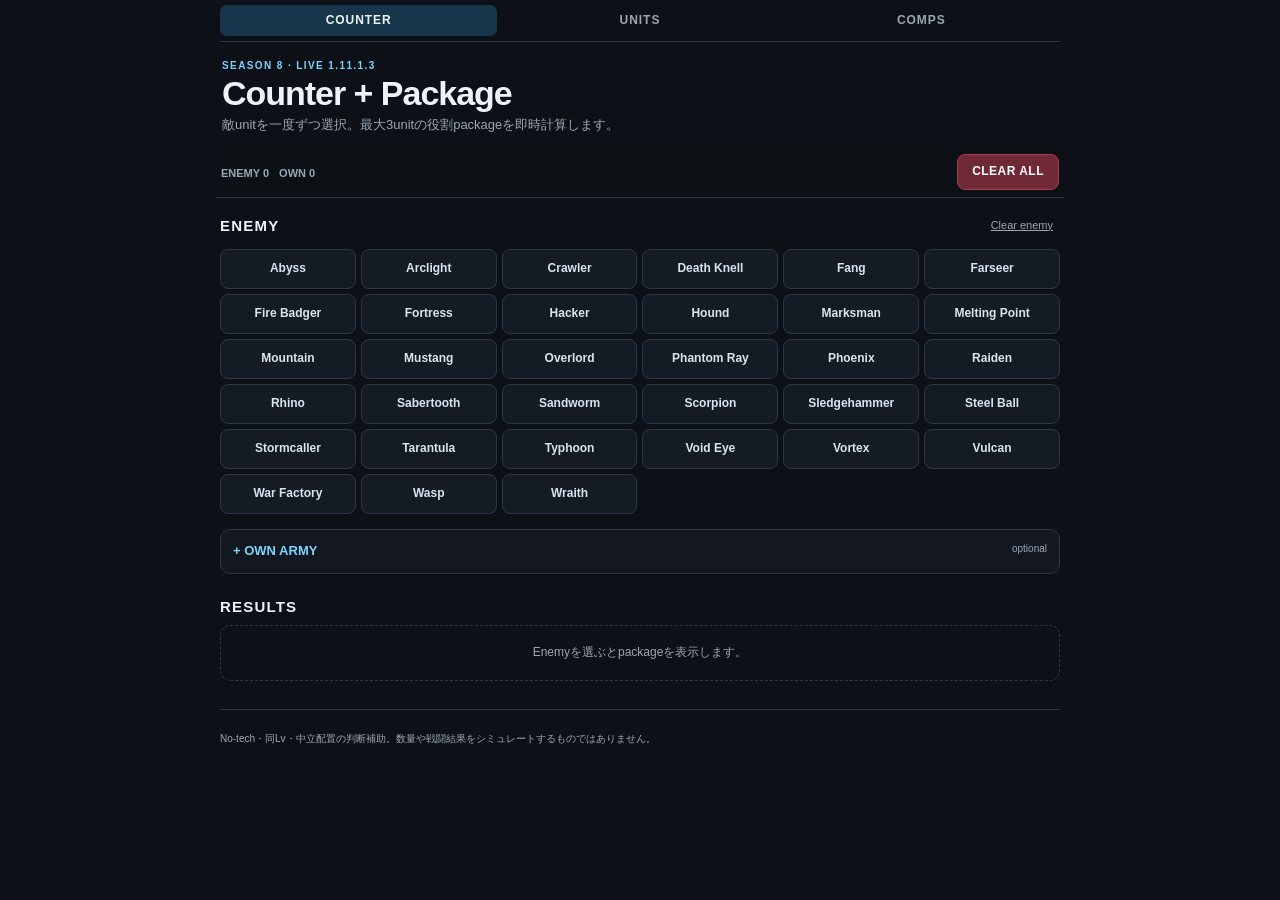
<file: index.html>
<!doctype html>
<html lang="ja">
<head>
  <meta charset="utf-8">
  <meta name="viewport" content="width=device-width,initial-scale=1,viewport-fit=cover">
  <meta name="theme-color" content="#0d1117">
  <title>Mechabellum Counter + Package Guide</title>
  <link rel="stylesheet" href="style.css?v=20260830b">
</head>
<body>
  <div class="shell">
    <nav class="nav" aria-label="Main navigation">
      <a class="active" href="index.html">COUNTER</a><a href="units.html">UNITS</a><a href="comps.html">COMPS</a>
    </nav>
    <header class="page-head">
      <p class="eyebrow">SEASON 8 · LIVE 1.11.1.3</p>
      <h1>Counter + Package</h1>
      <p>敵unitを一度ずつ選択。最大3unitの役割packageを即時計算します。</p>
    </header>

    <div id="data-status" class="data-status" role="status">Tactical dataを読み込み中…</div>
    <noscript><div class="data-error">JavaScriptが無効なため計算できません。</div></noscript>

    <div class="action-bar">
      <div><span id="enemy-count">ENEMY 0</span><span id="own-count">OWN 0</span></div>
      <button id="clear-all" class="clear-button" type="button">CLEAR ALL</button>
    </div>

    <main>
      <section aria-labelledby="enemy-title">
        <div class="section-head"><h2 id="enemy-title">ENEMY</h2><button id="clear-enemy" class="text-button" type="button">Clear enemy</button></div>
        <div id="enemy-grid" class="unit-grid" aria-label="Enemy units"></div>
      </section>

      <details id="own-panel" class="own-panel">
        <summary>+ OWN ARMY <span>optional</span></summary>
        <div class="section-head own-head"><h2>OWN ARMY</h2><button id="clear-own" class="text-button" type="button">Clear own</button></div>
        <div id="own-grid" class="unit-grid" aria-label="Own army units"></div>
      </details>

      <section class="results-section" aria-labelledby="results-title">
        <div class="section-head"><h2 id="results-title">RESULTS</h2><span id="calc-time" class="calc-time"></span></div>
        <p id="result-empty" class="empty">Enemyを選ぶとpackageを表示します。</p>
        <div id="results" class="results" aria-live="polite"></div>
      </section>
    </main>

    <footer>
      <p>No-tech・同Lv・中立配置の判断補助。数量や戦闘結果をシミュレートするものではありません。</p>
    </footer>
  </div>
  <script src="data/units.js?v=20260830d"></script>
  <script src="data/tech-exceptions.js?v=20260830b"></script>
  <script src="data/matchups.js?v=20260830c"></script>
  <script src="data/strategy.js?v=20260830b"></script>
  <script src="data/tactics.js?v=20260901a"></script>
  <script src="calculator.js?v=20260901a"></script>
  <script src="app.js?v=20260901a"></script>
</body>
</html>
</file>
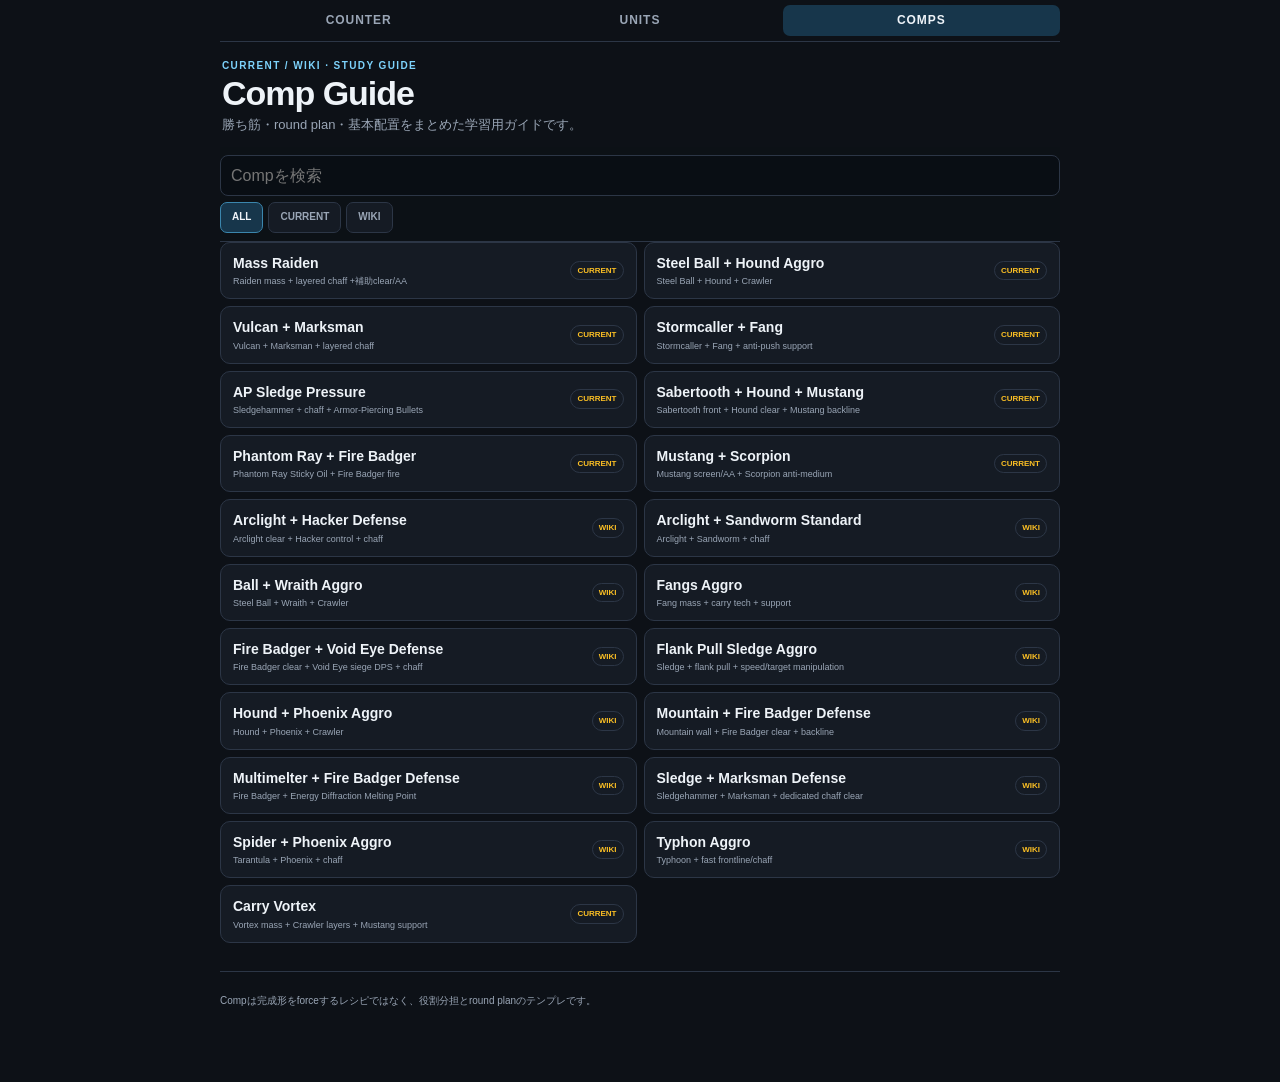
<file: comps.html>
<!doctype html>
<html lang="ja">
<head>
  <meta charset="utf-8">
  <meta name="viewport" content="width=device-width,initial-scale=1,viewport-fit=cover">
  <meta name="theme-color" content="#0d1117">
  <title>Mechabellum Comp Guide</title>
  <link rel="stylesheet" href="style.css?v=20260830c">
</head>
<body>
  <div class="shell">
    <nav class="nav" aria-label="Main navigation"><a href="index.html">COUNTER</a><a href="units.html">UNITS</a><a class="active" href="comps.html">COMPS</a></nav>
    <header class="page-head"><p class="eyebrow">CURRENT / WIKI · STUDY GUIDE</p><h1>Comp Guide</h1><p>勝ち筋・round plan・基本配置をまとめた学習用ガイドです。</p></header>
    <div class="comp-tools"><input id="comp-search" type="search" placeholder="Compを検索" autocomplete="off"><div class="filter-row"><button class="filter active" data-filter="all">ALL</button><button class="filter" data-filter="meta">CURRENT</button><button class="filter" data-filter="wiki">WIKI</button></div></div>
    <div id="data-status" class="data-status" role="status">Comp dataを読み込み中…</div>
    <main><div id="comp-list" class="guide-list"></div></main>
    <footer><p>Compは完成形をforceするレシピではなく、役割分担とround planのテンプレです。</p></footer>
  </div>
  <script src="data0.js?v=20260830b"></script>
  <script src="data1.js?v=20260830b"></script>
  <script src="data2.js?v=20260830b"></script>
  <script src="data3.js?v=20260830b"></script>
  <script src="comps-detail.js?v=20260830a"></script>
  <script src="comps-formations.js?v=20260830a"></script>
  <script src="comps-page.js?v=20260830c"></script>
</body>
</html>
</file>
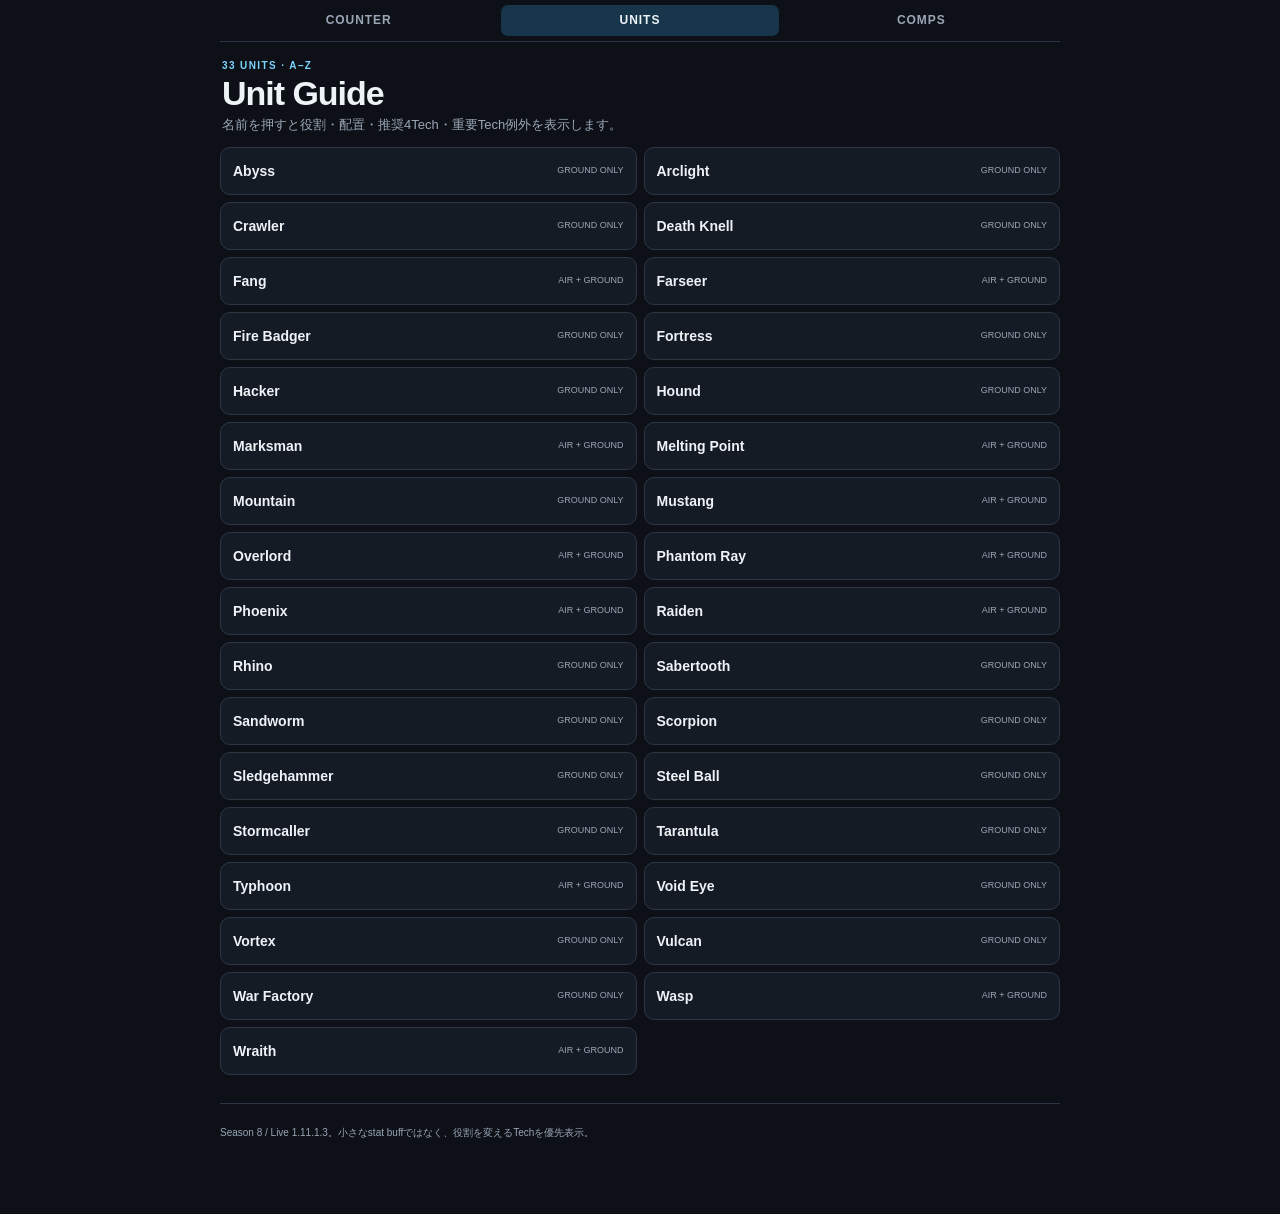
<file: units.html>
<!doctype html>
<html lang="ja">
<head>
  <meta charset="utf-8">
  <meta name="viewport" content="width=device-width,initial-scale=1,viewport-fit=cover">
  <meta name="theme-color" content="#0d1117">
  <title>Mechabellum Unit Guide</title>
  <link rel="stylesheet" href="style.css?v=20260830c">
</head>
<body>
  <div class="shell">
    <nav class="nav" aria-label="Main navigation"><a href="index.html">COUNTER</a><a class="active" href="units.html">UNITS</a><a href="comps.html">COMPS</a></nav>
    <header class="page-head"><p class="eyebrow">33 UNITS · A–Z</p><h1>Unit Guide</h1><p>名前を押すと役割・配置・推奨4Tech・重要Tech例外を表示します。</p></header>
    <div id="data-status" class="data-status" role="status">Unit dataを読み込み中…</div>
    <main><div id="unit-list" class="guide-list"></div></main>
    <footer><p>Season 8 / Live 1.11.1.3。小さなstat buffではなく、役割を変えるTechを優先表示。</p></footer>
  </div>
  <script src="data/units.js?v=20260830b"></script>
  <script src="data/recommended-techs.js?v=20260830a"></script>
  <script src="data/tech-exceptions.js?v=20260830b"></script>
  <script src="data/matchups.js?v=20260830b"></script>
  <script src="data/strategy.js?v=20260830b"></script>
  <script src="units-page.js?v=20260830c"></script>
</body>
</html>
</file>
<file: style.css>
:root {
  color-scheme: dark;
  --bg: #0d1117;
  --p: #151b24;
  --p2: #1b2330;
  --tx: #eef3f8;
  --mu: #9aa6b6;
  --ln: #2c3646;
  --ac: #7dd3fc;
  --hot: #fbbf24;
  --bad: #fb7185;
  --ok: #86efac;
  --panel: var(--p);
  --panel-2: var(--p2);
  --line: var(--ln);
  --text: var(--tx);
  --muted: var(--mu);
  --cyan: var(--ac);
  --green: var(--ok);
  --amber: var(--hot);
  --red: var(--bad);
}

* { box-sizing: border-box; }
html { background: var(--bg); scroll-behavior: smooth; }
body {
  margin: 0;
  background: var(--bg);
  color: var(--text);
  font-family: Inter, ui-sans-serif, -apple-system, BlinkMacSystemFont, "Segoe UI", "Noto Sans JP", sans-serif;
  line-height: 1.45;
}
button, input { font: inherit; }
button, summary { -webkit-tap-highlight-color: transparent; }
a { color: inherit; }
[hidden] { display: none !important; }

.shell { width: min(100%, 880px); margin: 0 auto; padding: 0 12px 64px; }
.nav {
  height: 42px;
  display: grid;
  grid-template-columns: repeat(3, 1fr);
  gap: 4px;
  align-items: center;
  border-bottom: 1px solid var(--line);
}
.nav a {
  padding: 7px 4px;
  color: var(--muted);
  text-align: center;
  text-decoration: none;
  font-size: 12px;
  font-weight: 800;
  letter-spacing: .08em;
  border-radius: 7px;
}
.nav a.active { color: var(--tx); background: #17364b; }
.page-head { padding: 17px 2px 12px; }
.page-head h1 { margin: 1px 0 4px; font-size: clamp(24px, 7vw, 34px); line-height: 1.1; letter-spacing: -.03em; }
.page-head > p:last-child { margin: 0; color: var(--muted); font-size: 13px; }
.eyebrow { margin: 0; color: var(--cyan); font-size: 10px; font-weight: 850; letter-spacing: .14em; }

.data-status, .data-error { margin: 4px 0 10px; padding: 10px; border: 1px solid var(--line); border-radius: 9px; color: var(--muted); font-size: 12px; }
.data-error { color: #ffd6dc; border-color: #7d3540; background: #35171d; }
.action-bar {
  position: sticky;
  top: 0;
  z-index: 20;
  display: flex;
  min-height: 48px;
  align-items: center;
  justify-content: space-between;
  gap: 10px;
  margin: 0 -4px 12px;
  padding: 7px 5px;
  background: rgb(13 17 23 / 94%);
  border-bottom: 1px solid var(--line);
  backdrop-filter: blur(10px);
}
.action-bar span { display: inline-block; margin-right: 10px; color: var(--muted); font-size: 11px; font-weight: 800; }
.clear-button {
  min-height: 36px;
  padding: 6px 14px;
  border: 1px solid #a83e4f;
  border-radius: 8px;
  color: #fff;
  background: #702936;
  font-size: 12px;
  font-weight: 900;
  letter-spacing: .04em;
}
.section-head { display: flex; align-items: center; justify-content: space-between; gap: 8px; margin: 13px 0 8px; }
.section-head h2 { margin: 0; font-size: 15px; letter-spacing: .08em; }
.text-button { border: 0; background: transparent; color: var(--muted); padding: 7px; font-size: 11px; text-decoration: underline; }

.unit-grid { display: grid; grid-template-columns: repeat(3, minmax(0, 1fr)); gap: 5px; }
.unit-button {
  min-width: 0;
  min-height: 40px;
  padding: 6px 3px;
  overflow-wrap: anywhere;
  border: 1px solid var(--line);
  border-radius: 8px;
  color: #d8e5f1;
  background: var(--panel);
  font-size: 11.5px;
  line-height: 1.12;
  font-weight: 700;
}
.unit-button.selected { color: var(--tx); border-color: #3b86ad; background: #17364b; box-shadow: none; }
.unit-button:focus-visible, button:focus-visible, summary:focus-visible, a:focus-visible { outline: 2px solid var(--amber); outline-offset: 2px; }

.own-panel { margin-top: 15px; border: 1px solid var(--line); border-radius: 10px; background: rgb(21 27 36 / 70%); }
.own-panel > summary { cursor: pointer; list-style: none; padding: 12px; color: var(--cyan); font-size: 13px; font-weight: 850; }
.own-panel > summary::-webkit-details-marker { display: none; }
.own-panel > summary span { float: right; color: var(--muted); font-size: 10px; font-weight: 500; }
.own-panel[open] { padding: 0 9px 10px; }
.own-panel[open] > summary { margin: 0 -9px; border-bottom: 1px solid var(--line); }
.own-head { margin-top: 10px; }

.results-section { margin-top: 22px; }
.calc-time { color: var(--green); font-family: ui-monospace, monospace; font-size: 10px; }
.empty { margin: 0; padding: 18px 12px; border: 1px dashed var(--line); border-radius: 10px; color: var(--muted); text-align: center; font-size: 12px; }
.results { display: grid; gap: 9px; }
.result-card { overflow: hidden; border: 1px solid var(--line); border-radius: 12px; background: var(--panel); }
.result-card:first-child { border-color: #42516a; box-shadow: none; }
.result-top { display: flex; align-items: flex-start; gap: 9px; padding: 11px 11px 7px; }
.rank { display: grid; width: 25px; height: 25px; flex: 0 0 auto; place-items: center; border-radius: 7px; color: var(--ac); background: #17364b; font-weight: 900; }
.package { display: flex; flex-wrap: wrap; align-items: center; gap: 5px; font-size: 15px; font-weight: 850; }
.package b { color: var(--muted); font-weight: 400; }
.recommendation { display: inline-block; margin-top: 3px; color: var(--green); font-size: 9px; font-weight: 900; letter-spacing: .1em; }
.assignments { margin: 0 11px 9px; border-top: 1px solid var(--line); }
.assignment { display: grid; grid-template-columns: minmax(0, 1fr) 14px minmax(0, 1fr) 25px; gap: 4px; align-items: center; min-height: 31px; border-bottom: 1px solid rgb(44 54 70 / 65%); font-size: 11px; }
.assignment i { color: var(--muted); font-style: normal; text-align: center; }
.assignment strong { min-width: 0; overflow-wrap: anywhere; color: #c9f7d9; }
.grade { width: 23px; border-radius: 5px; text-align: center; font-style: normal; font-weight: 900; }
.grade-S { color: #07150d; background: var(--green); }
.grade-A { color: var(--ac); background: #17364b; }
.grade-B { color: #211704; background: var(--amber); }
.grade-C { color: var(--muted); background: #26384a; }
.result-details { border-top: 1px solid var(--line); }
.result-details > summary { cursor: pointer; list-style: none; padding: 10px 11px; color: var(--cyan); font-size: 10px; font-weight: 850; letter-spacing: .1em; }
.result-details > summary::-webkit-details-marker { display: none; }
.detail-grid { display: grid; gap: 10px; padding: 0 11px 12px; }
.detail-block h4, .guide-block h3, .comp-body h3 { margin: 0 0 4px; color: var(--cyan); font-size: 9px; letter-spacing: .1em; }
.detail-block ul, .comp-body ul { margin: 0; padding-left: 17px; }
.detail-block li, .comp-body li { margin: 2px 0; color: #c6d3df; font-size: 11px; }
.detail-block.risk li { color: #ffc3cb; }
.detail-block.tech-note li { color: #ffe5a6; }
.close-details { min-height: 34px; border: 1px solid var(--line); border-radius: 8px; color: var(--muted); background: #202936; font-size: 10px; font-weight: 850; letter-spacing: .08em; }

.guide-list { display: grid; gap: 7px; }
.unit-guide, .comp-card { overflow: hidden; border: 1px solid var(--line); border-radius: 10px; background: var(--panel); }
.unit-guide > summary, .comp-card > summary { cursor: pointer; list-style: none; display: flex; min-height: 46px; align-items: center; justify-content: space-between; gap: 10px; padding: 10px 12px; }
.unit-guide > summary::-webkit-details-marker, .comp-card > summary::-webkit-details-marker { display: none; }
.unit-guide > summary strong, .comp-card > summary strong { font-size: 14px; }
.unit-guide > summary span, .comp-card > summary span { color: var(--muted); font-size: 9px; }
.unit-guide[open], .comp-card[open] { border-color: #3b6078; }
.unit-guide-body { display: grid; gap: 10px; padding: 12px; border-top: 1px solid var(--line); background: var(--panel-2); }
.guide-block p { margin: 2px 0; color: #cad6e1; font-size: 11px; }
.tech-set + .tech-set { margin-top: 8px; padding-top: 8px; border-top: 1px solid var(--line); }
.tech-set > strong { display: block; margin-bottom: 4px; color: var(--amber); font-size: 9px; letter-spacing: .08em; }
.tech-pills { display: flex; flex-wrap: wrap; gap: 4px; }
.tech-pills span { padding: 3px 5px; border: 1px solid var(--line); border-radius: 5px; color: #dce6ef; background: #0b1621; font-size: 9px; line-height: 1.25; }
.tech-set > p { margin-top: 5px; color: var(--muted); font-size: 10px; }

.comp-tools { position: sticky; top: 0; z-index: 15; padding: 8px 0; background: rgb(13 17 23 / 94%); border-bottom: 1px solid var(--line); backdrop-filter: blur(10px); }
#comp-search { width: 100%; min-height: 39px; padding: 8px 10px; border: 1px solid var(--line); border-radius: 8px; color: var(--text); background: #090e14; font-size: 16px; }
.filter-row { display: flex; gap: 5px; margin-top: 6px; }
.filter { min-height: 31px; padding: 5px 11px; border: 1px solid var(--line); border-radius: 7px; color: var(--muted); background: var(--panel); font-size: 10px; font-weight: 800; }
.filter.active { color: var(--tx); border-color: #3b86ad; background: #17364b; }
.comp-card > summary > div { min-width: 0; }
.comp-card > summary strong { display: block; }
.comp-card > summary span { display: block; margin-top: 2px; overflow-wrap: anywhere; }
.comp-card > summary em { flex: 0 0 auto; padding: 3px 6px; border: 1px solid var(--line); border-radius: 99px; color: var(--amber); font-size: 8px; font-style: normal; font-weight: 900; }
.comp-body { padding: 12px; border-top: 1px solid var(--line); background: var(--panel-2); }
.comp-body > p, .comp-body section p { margin: 0; color: #cad6e1; font-size: 11px; }
.comp-body section { margin-top: 13px; }
.round-plan { display: grid; gap: 6px; margin: 0; padding: 0; list-style: none; }
.round-plan li { display: grid; grid-template-columns: 52px 1fr; gap: 7px; }
.round-plan strong { color: var(--amber); font-size: 10px; }
.pills { display: flex; flex-wrap: wrap; gap: 4px; }
.pills span { padding: 4px 6px; border: 1px solid var(--line); border-radius: 5px; color: #dce6ef; background: #0b1621; font-size: 9px; }
.source-link { display: inline-block; margin-top: 12px; color: var(--cyan); font-size: 10px; }
.comp-body .overview p + p { margin-top: 6px; }
.core-roles { display: grid; gap: 5px; padding-left: 0 !important; list-style: none; }
.core-roles li { display: grid; grid-template-columns: minmax(86px, .75fr) minmax(0, 1.4fr); gap: 7px; }
.core-roles strong { color: #e7eef5; font-size: 10px; }
.core-roles span { color: var(--muted); }
.entry-levels { display: grid; gap: 5px; margin: 8px 0 0; }
.entry-levels div { display: grid; grid-template-columns: 76px minmax(0, 1fr); gap: 7px; }
.entry-levels dt { color: var(--amber); font-size: 8px; font-weight: 900; letter-spacing: .07em; }
.entry-levels dd { margin: 0; color: #c6d3df; font-size: 10px; }
.section-note { margin-bottom: 7px !important; color: var(--muted) !important; font-size: 9px !important; }
.formation-grid { display: grid; min-width: 0; gap: 8px; }
.formation-step { min-width: 0; margin: 0; padding: 8px; overflow: hidden; border: 1px solid var(--line); border-radius: 8px; background: #101720; }
.formation-step figcaption { margin-bottom: 5px; color: var(--amber); font-size: 9px; font-weight: 900; letter-spacing: .08em; }
.formation-board { display: block; width: 100%; height: auto; max-width: 100%; overflow: hidden; }
.board-field { fill: #111d28; stroke: #3b4a5e; stroke-width: 1.5; }
.flank-zone { fill: #1b2a37; opacity: .72; }
.center-axis { stroke: #678096; stroke-width: 1; stroke-dasharray: 4 5; opacity: .8; }
.front-guide { stroke: #405266; stroke-width: 1; stroke-dasharray: 2 5; }
.tower rect { fill: #26384a; stroke: #7d91a6; stroke-width: 1.2; }
.tower text, .direction, .flank-label { fill: #9aa6b6; font-size: 7px; font-weight: 800; letter-spacing: .04em; }
.flank-label { font-size: 6px; opacity: .75; }
.formation-unit circle { fill: #17364b; stroke: var(--cyan); stroke-width: 1.4; }
.formation-unit text { fill: var(--text); font-size: 8px; font-weight: 900; }
.formation-legend { display: flex; flex-wrap: wrap; gap: 4px 8px; margin-top: 5px; }
.formation-legend span { color: var(--muted); font-size: 8px; }
.formation-legend b { display: inline-grid; min-width: 20px; margin-right: 3px; place-items: center; color: var(--text); }
.formation-notes { margin-top: 5px !important; padding-left: 15px !important; }
.formation-notes li { color: #b8c7d4; font-size: 9px; }
.tech-priority { display: grid; gap: 7px; }
.tech-priority > div { padding: 7px; border-left: 2px solid #3b6078; background: #111923; }
.tech-priority strong { display: block; margin-bottom: 3px; color: var(--amber); font-size: 8px; letter-spacing: .08em; }
.tech-priority ul { padding-left: 15px; }
.win-flow { display: grid; gap: 4px; margin: 0; padding: 0; list-style: none; counter-reset: win-step; }
.win-flow li { position: relative; padding: 5px 6px 5px 27px; border: 1px solid var(--line); border-radius: 5px; background: #111923; counter-increment: win-step; }
.win-flow li::before { content: counter(win-step); position: absolute; left: 7px; color: var(--green); font-weight: 900; }
.mistakes li { color: #ffc3cb; }
.reference-list { margin-top: -3px !important; padding-left: 0 !important; list-style: none; }
.reference-list li { margin-top: 5px; }
.reference-list .source-link { margin-top: 0; overflow-wrap: anywhere; }

footer { margin-top: 28px; padding-top: 12px; border-top: 1px solid var(--line); color: var(--muted); font-size: 10px; }

@media (min-width: 480px) {
  .unit-grid { grid-template-columns: repeat(4, minmax(0, 1fr)); }
  .unit-button { font-size: 12px; }
}
@media (min-width: 720px) {
  .shell { padding-left: 20px; padding-right: 20px; }
  .unit-grid { grid-template-columns: repeat(6, minmax(0, 1fr)); }
  .results, .guide-list { grid-template-columns: repeat(2, minmax(0, 1fr)); align-items: start; }
  .result-card:first-child { grid-column: 1 / -1; }
  .unit-guide-body { grid-template-columns: repeat(2, minmax(0, 1fr)); }
}
</file>
